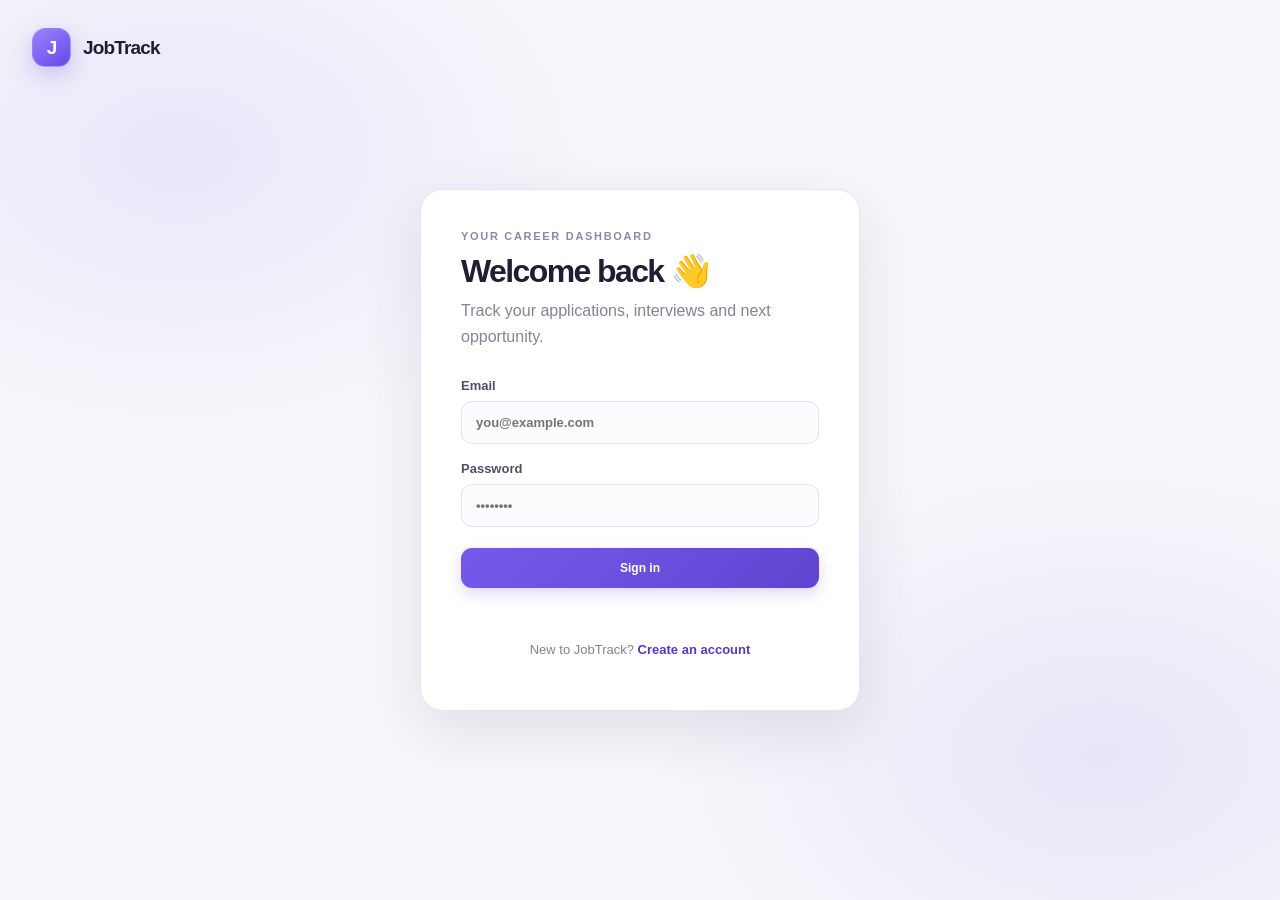
<file: frontend/index.html>
<!DOCTYPE html>
<html lang="en">
<head>
  <meta charset="UTF-8">
  <meta name="viewport" content="width=device-width, initial-scale=1.0">
  <title>JobTrack — Career Dashboard</title>
  <link rel="preconnect" href="https://fonts.googleapis.com">
  <link rel="preconnect" href="https://fonts.gstatic.com" crossorigin>
  <link href="https://fonts.googleapis.com/css2?family=Inter:wght@400;500;600;700;800&display=swap" rel="stylesheet">
  <link rel="stylesheet" href="css/style.css">
  <link rel="stylesheet" href="css/profile.css">
  <link rel="stylesheet" href="css/theme.css">
</head>
<body>
<div class="app-shell">
  <aside class="sidebar" id="sidebar">
    <div class="brand">
      <div class="brand-mark">J</div>
      <span>JobTrack</span>
    </div>
    <nav>
      <button class="nav-item active" data-page="dashboard"><span>⌂</span> Dashboard</button>
      <button class="nav-item" data-page="applications"><span>▣</span> Applications</button>
      <button class="nav-item" data-page="interviews"><span>◷</span> Interviews</button>
      <button class="nav-item" data-page="saved"><span>☆</span> Saved Jobs</button>
      <button class="nav-item" data-page="about"><span>ⓘ</span> About</button>
      <button class="nav-item" data-page="profile"><span>◉</span> My Profile</button>
    </nav>
    <div class="sidebar-tip">
      <div class="tip-icon">✦</div>
      <strong>Stay organized</strong>
      <p>Keep your career journey moving.</p>
    </div>
    <button id="logoutBtn" class="logout-btn">↪ Sign out</button>
  </aside>

  <main class="main">
    <header class="topbar">
      <button class="mobile-menu" id="mobileMenu">☰</button>
      <div>
        <p class="eyebrow">YOUR CAREER DASHBOARD</p>
        <h1 id="pageGreeting">Welcome To JobTrack<span>👋</span></h1>
      </div>
      <div class="user-chip">
        <div class="avatar" id="avatar">A</div>
        <div><strong id="userName">Loading...</strong><small id="userTitle">Candidate</small></div>
      </div>
    </header>

    <section id="page-dashboard" class="page active">
      <div class="hero">
        <div>
          <p class="hero-kicker">KEEP GOING</p>
          <h2>Your next opportunity is closer<br>than you think.</h2>
          <p>Track every application, prepare for every interview, and stay focused on what matters.</p>
        </div>
        <div class="hero-orbit"><div>✦</div></div>
      </div>

      <div class="stats-grid">
        <div class="stat-card"><span class="stat-icon purple">↗</span><div><small>Applications</small><strong id="statApplications">0</strong></div></div>
        <div class="stat-card"><span class="stat-icon blue">◷</span><div><small>Under review</small><strong id="statReview">0</strong></div></div>
        <div class="stat-card"><span class="stat-icon orange">★</span><div><small>Interviews</small><strong id="statInterviews">0</strong></div></div>
        <div class="stat-card"><span class="stat-icon green">✓</span><div><small>Offers</small><strong id="statOffers">0</strong></div></div>
      </div>

      <div class="section-card">
        <div class="section-head"><div><p class="eyebrow">YOUR JOB SEARCH</p><h3>Applications</h3></div><button class="primary-btn small" data-action="add-application">+ Add application</button></div>
        <div id="dashboardApplications" class="table-wrap"></div>
      </div>
    </section>

    <section id="page-applications" class="page">
      <div class="page-title"><div><p class="eyebrow">TRACK EVERYTHING</p><h2>Applications</h2><p>Manage your job search from one clean view.</p></div><button class="primary-btn" data-action="add-application">+ Add application</button></div>
      <div class="section-card"><div id="applicationsTable" class="table-wrap"></div></div>
    </section>

    <section id="page-interviews" class="page">
      <div class="page-title"><div><p class="eyebrow">BE READY</p><h2>Interviews</h2><p>Keep upcoming conversations visible and organized.</p></div><button class="primary-btn" data-action="add-interview">+ Add interview</button></div>
      <div id="interviewsGrid" class="cards-grid"></div>
    </section>

    <section id="page-saved" class="page">
      <div class="page-title"><div><p class="eyebrow">YOUR SHORTLIST</p><h2>Saved Jobs</h2><p>Keep interesting roles close while you decide when to apply.</p></div><button class="primary-btn" data-action="add-saved">+ Save job</button></div>
      <div id="savedGrid" class="cards-grid"></div>
    </section>

    <section id="page-about" class="page">
      <div class="page-title">
        <div>
          <p class="eyebrow">A CLEARER WAY TO STAY ORGANIZED</p>
          <h2>About JobTrack</h2>
          <p>A simple workspace for keeping your job search focused, organized, and moving forward.</p>
        </div>
      </div>

      <div class="about-hero">
        <div class="about-hero-mark" aria-hidden="true">J</div>
        <div>
          <p class="about-kicker">YOUR JOB SEARCH, IN ONE PLACE</p>
          <h3>Make every opportunity easier to manage.</h3>
          <p>JobTrack helps candidates keep their applications, saved roles, interview details, and profile together—so it’s easier to see where things stand and what to do next.</p>
        </div>
      </div>

      <div class="about-feature-grid">
        <article class="about-feature-card">
          <span class="about-feature-icon about-icon-violet" aria-hidden="true">↗</span>
          <h3>Track applications</h3>
          <p>Keep company, role, application date, and progress details together in one easy-to-review list.</p>
        </article>
        <article class="about-feature-card">
          <span class="about-feature-icon about-icon-blue" aria-hidden="true">☆</span>
          <h3>Save interesting roles</h3>
          <p>Keep promising opportunities close while you decide which ones to pursue.</p>
        </article>
        <article class="about-feature-card">
          <span class="about-feature-icon about-icon-green" aria-hidden="true">◷</span>
          <h3>Keep interview notes</h3>
          <p>Record interview details and dates that have been arranged with you.</p>
        </article>
      </div>

      <div class="about-how-card">
        <div class="about-how-heading">
          <p class="eyebrow">HOW IT WORKS</p>
          <h3>Your search, step by step</h3>
        </div>
        <ol class="about-steps">
          <li><span>01</span><div><strong>Find an opportunity</strong><p>Discover a role and apply through the employer or job platform.</p></div></li>
          <li><span>02</span><div><strong>Keep a record</strong><p>Add the application to JobTrack and update its status as you hear back.</p></div></li>
          <li><span>03</span><div><strong>Stay prepared</strong><p>Save roles you may want to pursue and record interview arrangements.</p></div></li>
        </ol>
        <p class="about-note"><span aria-hidden="true">i</span> JobTrack is a personal organizer. It does not submit applications or receive hiring updates from employers automatically.</p>
      </div>
    </section>

    <section id="page-profile" class="page">
      <div class="page-title profile-page-title">
        <div>
          <p class="eyebrow">YOUR CAREER IDENTITY</p>
          <h2>Create your profile</h2>
          <p>Showcase your experience and make your next career move with confidence.</p>
        </div>
      </div>

      <div class="profile-overview">
        <div class="profile-overview-person">
          <div class="profile-avatar-large" id="profileAvatar">A</div>
          <div>
            <span class="profile-kicker">JOBTRACK PROFILE</span>
            <h3 id="profilePreviewName">Your name</h3>
            <p id="profilePreviewTitle">Add a professional headline</p>
          </div>
        </div>
        <div class="profile-strength">
          <div class="profile-strength-label">
            <span>Profile completeness</span>
            <strong id="profileCompletion">0%</strong>
          </div>
          <div class="profile-progress" role="progressbar" aria-label="Profile completeness" aria-valuemin="0" aria-valuemax="100" aria-valuenow="0">
            <span id="profileProgress"></span>
          </div>
          <p id="profileCompletionHint">Add your details to build a stronger profile.</p>
        </div>
      </div>

      <div class="profile-layout">
        <aside class="profile-tips">
          <span class="profile-tips-icon" aria-hidden="true">✦</span>
          <h3>A profile that tells your story</h3>
          <p>A clear headline and a short professional summary help keep your career details ready in one place.</p>
          <div class="profile-tip-divider"></div>
          <p class="profile-tip-note"><strong>Quick tip</strong> Use your headline to describe the role or skills you want employers to notice.</p>
        </aside>

        <div class="section-card profile-card">
          <form id="profileForm" class="profile-form">
            <div class="profile-form-heading">
              <div class="profile-section-number">01</div>
              <div>
                <h3>Personal information</h3>
                <p>Keep your contact and career details up to date.</p>
              </div>
            </div>
            <div class="profile-fields">
              <label class="profile-field">
                <span>Full name <b aria-hidden="true">*</b></span>
                <input id="profileName" name="name" autocomplete="name" placeholder="e.g. Neha Kobaal" required>
              </label>
              <label class="profile-field">
                <span>Professional headline</span>
                <input id="profileTitle" name="title" autocomplete="organization-title" placeholder="e.g. Java Developer">
              </label>
              <label class="profile-field">
                <span>Email address</span>
                <input id="profileEmail" name="email" type="email" autocomplete="email" readonly aria-describedby="profileEmailHelp">
                <small id="profileEmailHelp">Your account email cannot be changed here.</small>
              </label>
              <label class="profile-field">
                <span>Phone number</span>
                <input id="profilePhone" name="phone" type="tel" autocomplete="tel" placeholder="e.g. +91 98765 43210">
              </label>
              <label class="profile-field profile-field-wide">
                <span>Current location</span>
                <input id="profileLocation" name="location" autocomplete="address-level2" placeholder="e.g. Bengaluru, Karnataka">
              </label>
              <div class="profile-field profile-field-wide">
                <span>Resume</span>
                <input id="profileResumeFile" type="file" accept=".pdf,.doc,.docx,application/pdf,application/msword,application/vnd.openxmlformats-officedocument.wordprocessingml.document" hidden>
                <div class="resume-controls">
                  <button id="profileResumeButton" class="secondary-btn" type="button">Add resume</button>
                  <span id="profileResumeName" class="resume-file-name">No resume attached</span>
                  <button id="profileResumeDownload" class="secondary-btn" type="button" hidden>Download</button>
                  <button id="profileResumeRemove" class="icon-btn" type="button" hidden>Remove</button>
                </div>
                <small>Attach a PDF, DOC, or DOCX file (up to 5 MB).</small>
              </div>
              <label class="profile-field profile-field-wide">
                <span>Professional summary</span>
                <textarea id="profileBio" name="bio" rows="5" maxlength="500" placeholder="Introduce your experience, strengths, and the kind of opportunity you are looking for."></textarea>
                <small class="profile-character-count"><span id="profileBioCount">0</span>/500 characters</small>
              </label>
            </div>
            <div class="profile-form-footer">
              <p id="profileMessage" class="message" role="status" aria-live="polite"></p>
              <button class="profile-save-button" id="profileSaveButton" type="submit">Save profile <span aria-hidden="true">→</span></button>
            </div>
          </form>
        </div>
      </div>
    </section>
  </main>
</div>

<div id="modal" class="modal hidden">
  <div class="modal-backdrop" data-close-modal></div>
  <div class="modal-card">
    <button class="modal-close" data-close-modal>×</button>
    <div id="modalContent"></div>
  </div>
</div>
<div id="toast" class="toast"></div>

<script src="js/config.js"></script>
<script src="js/app.js"></script>
</body>
</html>
</file>
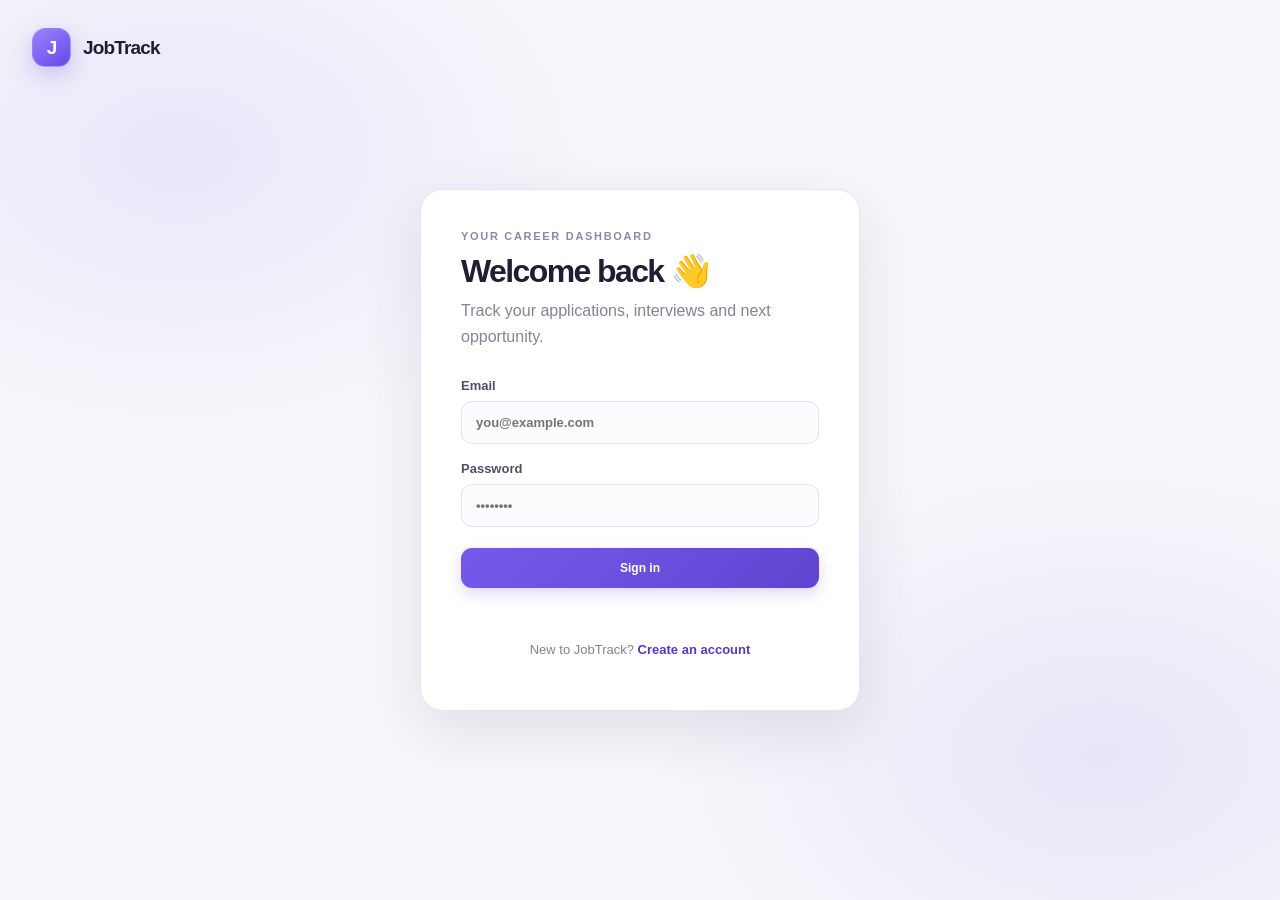
<file: frontend/login.html>
<!DOCTYPE html>
<html lang="en">
<head>
  <meta charset="UTF-8">
  <meta name="viewport" content="width=device-width, initial-scale=1.0">
  <title>JobTrack — Sign in</title>
  <link rel="stylesheet" href="css/auth.css">
  <link rel="stylesheet" href="css/theme.css">
</head>
<body>
  <main class="auth-shell">
    <section class="auth-brand">
      <div class="brand-mark">J</div>
      <span>JobTrack</span>
    </section>
    <section class="auth-card">
      <p class="eyebrow">YOUR CAREER DASHBOARD</p>
      <h1>Welcome back 👋</h1>
      <p class="muted">Track your applications, interviews and next opportunity.</p>
      <form id="loginForm">
        <label>Email<input id="email" type="email" required placeholder="you@example.com"></label>
        <label>Password<input id="password" type="password" required placeholder="••••••••"></label>
        <button class="primary-btn" type="submit">Sign in</button>
        <p id="message" class="message"></p>
      </form>
      <p class="switch">New to JobTrack? <a href="register.html">Create an account</a></p>
    </section>
  </main>
  <script src="js/config.js"></script>
  <script src="js/auth.js"></script>
</body>
</html>
</file>
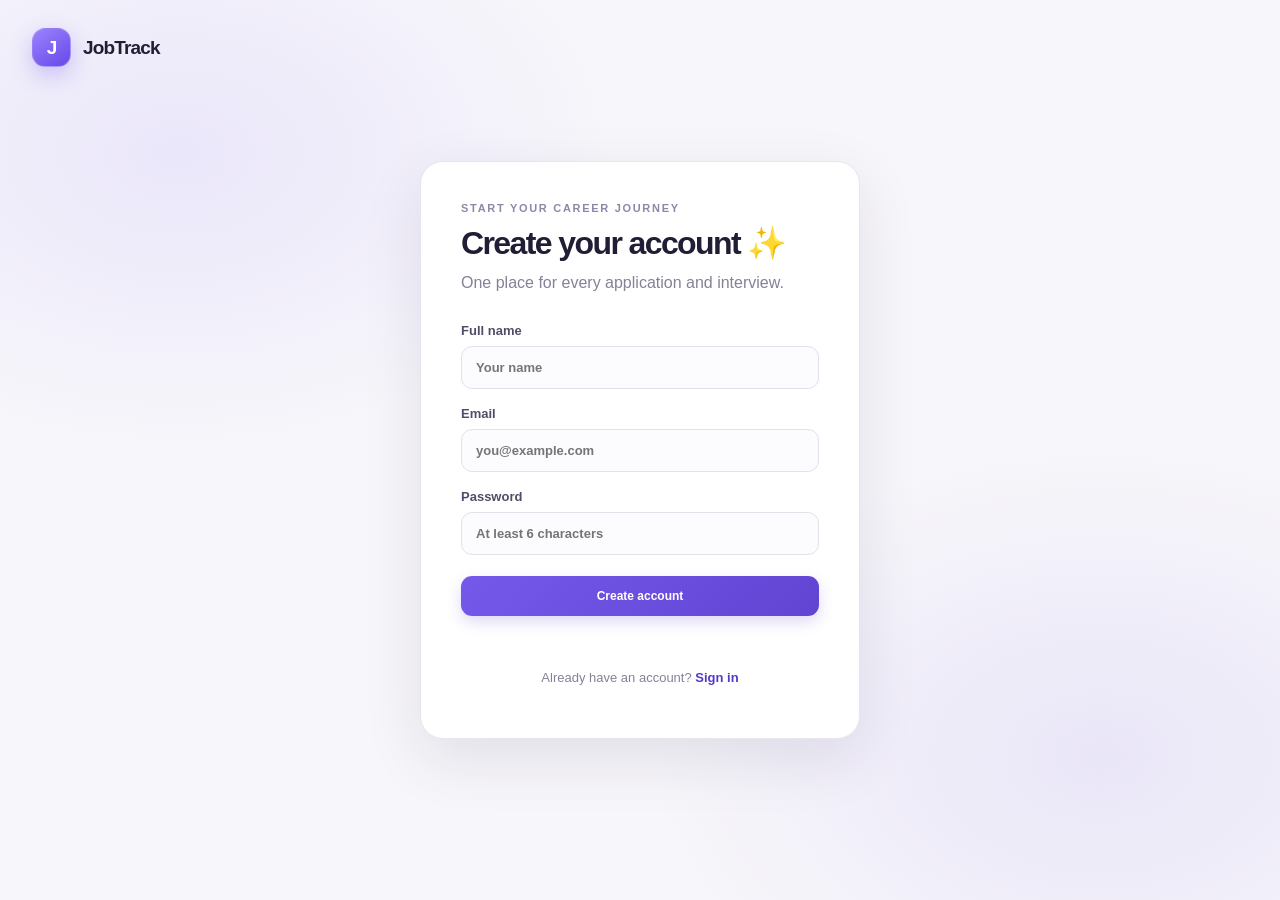
<file: frontend/register.html>
<!DOCTYPE html>
<html lang="en">
<head>
  <meta charset="UTF-8">
  <meta name="viewport" content="width=device-width, initial-scale=1.0">
  <title>JobTrack — Create account</title>
  <link rel="stylesheet" href="css/auth.css">
  <link rel="stylesheet" href="css/theme.css">
</head>
<body>
  <main class="auth-shell">
    <section class="auth-brand">
      <div class="brand-mark">J</div>
      <span>JobTrack</span>
    </section>
    <section class="auth-card">
      <p class="eyebrow">START YOUR CAREER JOURNEY</p>
      <h1>Create your account ✨</h1>
      <p class="muted">One place for every application and interview.</p>
      <form id="registerForm">
        <label>Full name<input id="name" required placeholder="Your name"></label>
        <label>Email<input id="email" type="email" required placeholder="you@example.com"></label>
        <label>Password<input id="password" type="password" minlength="6" required placeholder="At least 6 characters"></label>
        <button class="primary-btn" type="submit">Create account</button>
        <p id="message" class="message"></p>
      </form>
      <p class="switch">Already have an account? <a href="login.html">Sign in</a></p>
    </section>
  </main>
  <script src="js/config.js"></script>
  <script src="js/auth.js"></script>
</body>
</html>
</file>
<file: frontend/css/style.css>
*{box-sizing:border-box}html{scroll-behavior:smooth}body{margin:0;font-family:Inter,Arial,sans-serif;background:#f7f8fc;color:#14142b}.app-shell{display:flex;min-height:100vh}.sidebar{width:242px;background:#fff;border-right:1px solid #ececf3;padding:28px 16px;display:flex;flex-direction:column;position:fixed;left:0;top:0;bottom:0;z-index:20}.brand{display:flex;align-items:center;gap:12px;font-size:20px;font-weight:800;padding:0 12px 34px}.brand-mark{width:40px;height:40px;border-radius:13px;background:linear-gradient(135deg,#6445e8,#7b5cff);color:white;display:grid;place-items:center;box-shadow:0 10px 24px rgba(100,69,232,.3)}nav{display:grid;gap:7px}.nav-item{border:0;background:transparent;text-align:left;padding:13px 15px;border-radius:14px;color:#77738f;font:600 14px Inter;cursor:pointer}.nav-item span{display:inline-block;width:26px}.nav-item.active{background:#eee9ff;color:#5e43df}.sidebar-tip{margin-top:auto;background:#f4f0ff;border-radius:18px;padding:20px 18px;color:#28223e}.tip-icon{color:#6b4de8;margin-bottom:10px}.sidebar-tip strong{font-size:13px}.sidebar-tip p{font-size:11px;color:#918ca6;margin:6px 0 0;line-height:1.5}.logout-btn{border:0;background:#fafafd;margin-top:15px;padding:13px;border-radius:14px;color:#6e697f;font:600 13px Inter;cursor:pointer}.main{margin-left:242px;flex:1;padding:34px 68px 60px}.topbar{display:flex;align-items:center;justify-content:space-between;margin-bottom:32px}.topbar h1{font-size:31px;margin:0;font-weight:800;letter-spacing:-1.2px}.eyebrow{font-size:10px;letter-spacing:1.7px;font-weight:700;color:#9a96ad;margin:0 0 8px}.user-chip{display:flex;align-items:center;gap:12px}.user-chip strong{display:block;font-size:13px}.user-chip small{display:block;color:#9a96ad;margin-top:3px;font-size:11px}.avatar{width:43px;height:43px;border-radius:50%;background:linear-gradient(135deg,#7053e9,#765cff);color:#fff;display:grid;place-items:center;font-weight:700}.hero{min-height:260px;border-radius:26px;padding:48px 40px;background:linear-gradient(115deg,#4d35a9,#7454ff);color:#fff;display:flex;justify-content:space-between;align-items:center;overflow:hidden;position:relative;box-shadow:0 20px 50px rgba(78,54,174,.18)}.hero:after{content:"";position:absolute;inset:auto -70px -140px auto;width:400px;height:400px;border-radius:50%;background:rgba(255,255,255,.06)}.hero-kicker{font-size:11px;letter-spacing:1.7px;font-weight:800;opacity:.7}.hero h2{font-size:39px;line-height:1.08;letter-spacing:-1.7px;margin:12px 0 14px}.hero p:last-child{font-size:14px;opacity:.82}.hero-orbit{width:220px;height:220px;border-radius:50%;border:1px solid rgba(255,255,255,.22);display:grid;place-items:center;position:relative;margin-right:40px}.hero-orbit:before,.hero-orbit:after{content:"";position:absolute;border:1px solid rgba(255,255,255,.2);border-radius:50%}.hero-orbit:before{inset:30px}.hero-orbit:after{inset:60px}.hero-orbit div{width:58px;height:58px;border-radius:18px;background:rgba(255,255,255,.12);display:grid;place-items:center;font-size:24px}.stats-grid{display:grid;grid-template-columns:repeat(4,1fr);gap:15px;margin:20px 0}.stat-card{background:#fff;border:1px solid #e9e8f0;border-radius:20px;padding:20px;display:flex;align-items:center;gap:15px;box-shadow:0 8px 25px rgba(40,32,75,.03)}.stat-card small{display:block;color:#8d899f;font-size:11px;margin-bottom:7px}.stat-card strong{font-size:24px}.stat-icon{width:43px;height:43px;border-radius:14px;display:grid;place-items:center;font-weight:700}.purple{background:#eee8ff;color:#6848e8}.blue{background:#eaf1ff;color:#4c85ff}.orange{background:#fff0df;color:#ed9440}.green{background:#e4f6ef;color:#27a873}.section-card{background:#fff;border:1px solid #e9e8f0;border-radius:23px;padding:26px;box-shadow:0 8px 25px rgba(40,32,75,.03)}.section-head,.page-title{display:flex;align-items:center;justify-content:space-between;margin-bottom:22px}.section-head h3,.page-title h2{font-size:22px;margin:0}.page-title{margin-bottom:25px}.page-title p:last-child{color:#8a869a;font-size:13px;margin:7px 0 0}.small{padding:11px 15px;font-size:12px}.table-wrap{overflow:auto}.data-table{width:100%;border-collapse:collapse;min-width:650px}.data-table th{text-align:left;font-size:10px;letter-spacing:1px;text-transform:uppercase;color:#9a96aa;padding:12px;border-bottom:1px solid #eeeef3}.data-table td{padding:15px 12px;border-bottom:1px solid #f0eff4;font-size:13px}.data-table tr:last-child td{border-bottom:0}.company{font-weight:700}.subtext{font-size:11px;color:#9b97a7;margin-top:4px}.pill{display:inline-flex;padding:6px 9px;border-radius:99px;font-size:10px;font-weight:700}.pill.applied{background:#eeeaff;color:#6548df}.pill.review{background:#fff3df;color:#b87820}.pill.interview{background:#e7f1ff;color:#3d78d8}.pill.offer{background:#e2f7ec;color:#24895e}.pill.rejected{background:#fbe7e7;color:#b54b4b}.actions{display:flex;gap:7px}.icon-btn{border:1px solid #eceaf1;background:#fff;border-radius:9px;padding:7px 9px;cursor:pointer;color:#6c687b}.cards-grid{display:grid;grid-template-columns:repeat(2,minmax(0,1fr));gap:18px}.mini-card{background:#fff;border:1px solid #e9e8f0;border-radius:20px;padding:22px}.mini-card h3{margin:0 0 5px;font-size:16px}.mini-card .meta{color:#8c8899;font-size:12px}.mini-card .date{margin:17px 0;padding:12px;border-radius:12px;background:#f8f7fc;font-size:12px}.profile-card{max-width:900px}.profile-form{max-width:820px}.form-grid{display:grid;grid-template-columns:1fr 1fr;gap:16px 18px}.form-grid label{display:flex;flex-direction:column;gap:9px;margin:0;color:#3f3d52;font-size:12px;font-weight:600}.form-grid label:last-child{grid-column:1/-1}.form-grid input,.form-grid select,.form-grid textarea{width:100%;border:1px solid #dfe4f0;border-radius:12px;background:#fbfbfe;padding:12px 14px;color:#1d1e2c;font:500 14px Inter,Arial,sans-serif;outline:none;transition:border-color .18s ease,box-shadow .18s ease}.form-grid input::placeholder,.form-grid textarea::placeholder{color:#a0a8bc}.form-grid input:focus,.form-grid select:focus,.form-grid textarea:focus{border-color:#7059e8;box-shadow:0 0 0 4px rgba(112,89,232,.12)}.form-grid textarea{min-height:96px;resize:vertical}.empty{text-align:center;padding:45px 20px;color:#9692a4}.empty strong{display:block;color:#403b52;margin-bottom:6px}.primary-btn,.secondary-btn{font:700 13px Inter,Arial,sans-serif;cursor:pointer;border-radius:12px;transition:transform .18s ease,box-shadow .18s ease,opacity .18s ease}.primary-btn{border:0;background:linear-gradient(135deg,#6445e8,#7a5cff);color:#fff;padding:12px 18px;box-shadow:0 12px 26px rgba(100,69,232,.18)}.primary-btn:hover{transform:translateY(-1px);box-shadow:0 14px 28px rgba(100,69,232,.24)}.secondary-btn{border:1px solid #e5e3ee;background:#fff;color:#3b3b52;padding:11px 16px}.secondary-btn:hover{transform:translateY(-1px)}.modal.hidden{display:none}.modal{position:fixed;inset:0;z-index:100;display:grid;place-items:center}.modal-backdrop{position:absolute;inset:0;background:rgba(18,14,35,.42);backdrop-filter:blur(4px)}.modal-card{position:relative;z-index:1;width:min(620px,calc(100% - 30px));background:#fff;border:1px solid rgba(235,235,242,.9);border-radius:26px;padding:26px 28px 24px;box-shadow:0 28px 90px rgba(19,14,35,.22)}.modal-card .eyebrow{margin:0 0 8px;color:#8a84a4;font-size:11px;font-weight:800;letter-spacing:1.8px}.modal-card h2{margin:0 0 8px;font-size:clamp(2rem,3vw,2.65rem);line-height:1.05;letter-spacing:-.06em;color:#1b1d2b}.modal-card .muted{margin:0 0 22px;color:#7b7890;font-size:15px;line-height:1.6}.modal-card .form-grid{margin-top:8px;gap:18px 18px}.modal-card .form-grid label{display:flex;flex-direction:column;gap:8px;color:#3c3a4d;font-size:13px;font-weight:600}.modal-card .form-grid input,.modal-card .form-grid select,.modal-card .form-grid textarea{height:44px;border:1px solid #cfcfe1;border-radius:10px;padding:10px 12px;background:#fff;color:#1d1e2c;font:500 14px Inter,Arial,sans-serif;box-shadow:none}.modal-card .form-grid textarea{min-height:96px;height:auto;padding-top:12px}.modal-card .form-grid select{appearance:none;background-image:linear-gradient(45deg,transparent 50%,#68667f 50%),linear-gradient(135deg,#68667f 50%,transparent 50%);background-position:calc(100% - 18px) calc(50% - 2px),calc(100% - 12px) calc(50% - 2px);background-size:6px 6px,6px 6px;background-repeat:no-repeat}.modal-card .form-grid input[type="date"]{padding-right:36px}.modal-card .modal-close{position:absolute;right:18px;top:15px;width:38px;height:38px;border:0;border-radius:12px;background:#f6f5fa;color:#615d74;font-size:28px;line-height:1;cursor:pointer}.modal-card .modal-actions{display:flex;justify-content:flex-end;gap:10px;margin-top:18px}.modal-card .modal-actions .primary-btn,.modal-card .modal-actions .secondary-btn{min-width:140px}.toast{position:fixed;right:25px;bottom:25px;background:#211d31;color:#fff;padding:13px 17px;border-radius:12px;font-size:12px;opacity:0;transform:translateY(15px);transition:.25s;z-index:200}.toast.show{opacity:1;transform:translateY(0)}.mobile-menu{display:none;border:0;background:#fff;border-radius:10px;padding:9px;font-size:20px}.page{display:none}.page.active{display:block}@media(max-width:1000px){.sidebar{width:215px}.main{margin-left:215px;padding:28px}.stats-grid{grid-template-columns:repeat(2,1fr)}.hero-orbit{margin-right:0}}@media(max-width:760px){.sidebar{transform:translateX(-100%);transition:.25s}.sidebar.open{transform:translateX(0)}.main{margin-left:0;padding:22px 16px}.mobile-menu{display:block}.topbar{gap:12px}.topbar>div:first-of-type{flex:1}.topbar h1{font-size:24px}.user-chip div:last-child{display:none}.hero{padding:32px 25px;min-height:240px}.hero h2{font-size:29px}.hero-orbit{display:none}.stats-grid{grid-template-columns:1fr 1fr}.cards-grid,.form-grid{grid-template-columns:1fr}.form-grid label:last-child{grid-column:auto}.section-head,.page-title{align-items:flex-start;gap:15px}.page-title{flex-direction:column}.modal-card{padding:22px 18px 18px}.modal-card .modal-actions{flex-direction:column-reverse}.modal-card .modal-actions .primary-btn,.modal-card .modal-actions .secondary-btn{width:100%;min-width:0}}
</file>
<file: frontend/css/profile.css>
.profile-page-title {
  margin-bottom: 22px;
}

.profile-overview {
  display: flex;
  align-items: center;
  justify-content: space-between;
  gap: 32px;
  margin-bottom: 20px;
  padding: 24px 28px;
  border: 1px solid #e6eaf5;
  border-radius: 22px;
  background: linear-gradient(115deg, #fff 0%, #f4f7ff 100%);
  box-shadow: 0 10px 30px rgba(40, 54, 100, .045);
}

.profile-overview-person {
  display: flex;
  align-items: center;
  gap: 16px;
  min-width: 0;
}

.profile-avatar-large {
  display: grid;
  flex: 0 0 62px;
  width: 62px;
  height: 62px;
  place-items: center;
  border: 4px solid #fff;
  border-radius: 50%;
  background: linear-gradient(135deg, #6347df, #8b7aff);
  box-shadow: 0 5px 16px rgba(100, 69, 232, .2);
  color: #fff;
  font-size: 23px;
  font-weight: 800;
}

.profile-kicker {
  color: #858ba2;
  font-size: 9px;
  font-weight: 800;
  letter-spacing: 1.5px;
}

.profile-overview-person h3 {
  overflow: hidden;
  margin: 5px 0 3px;
  color: #20243a;
  font-size: 17px;
  text-overflow: ellipsis;
  white-space: nowrap;
}

.profile-overview-person p {
  overflow: hidden;
  margin: 0;
  color: #777f96;
  font-size: 12px;
  text-overflow: ellipsis;
  white-space: nowrap;
}

.profile-strength {
  width: min(320px, 44%);
  flex: 0 1 320px;
}

.profile-strength-label {
  display: flex;
  align-items: center;
  justify-content: space-between;
  margin-bottom: 9px;
  color: #555d74;
  font-size: 11px;
  font-weight: 600;
}

.profile-strength-label strong {
  color: #5e43df;
  font-size: 13px;
}

.profile-progress {
  height: 8px;
  overflow: hidden;
  border-radius: 99px;
  background: #e9eaf3;
}

.profile-progress span {
  display: block;
  width: 0;
  height: 100%;
  border-radius: inherit;
  background: linear-gradient(90deg, #6145dd, #8874ff);
  transition: width .25s ease;
}

.profile-strength > p {
  margin: 8px 0 0;
  color: #858ba0;
  font-size: 10px;
  line-height: 1.5;
}

.profile-layout {
  display: grid;
  grid-template-columns: minmax(210px, .72fr) minmax(0, 1.9fr);
  align-items: start;
  gap: 20px;
}

.profile-tips {
  padding: 23px 21px;
  border: 1px solid #e7e8f2;
  border-radius: 21px;
  background: #fff;
  box-shadow: 0 8px 25px rgba(40, 32, 75, .03);
}

.profile-tips-icon {
  display: grid;
  width: 35px;
  height: 35px;
  margin-bottom: 17px;
  place-items: center;
  border-radius: 12px;
  background: #f0edff;
  color: #6848e8;
  font-size: 17px;
}

.profile-tips h3 {
  margin: 0 0 9px;
  color: #25263a;
  font-size: 14px;
  line-height: 1.45;
}

.profile-tips p {
  margin: 0;
  color: #7e8295;
  font-size: 11px;
  line-height: 1.7;
}

.profile-tip-divider {
  height: 1px;
  margin: 18px 0;
  background: #eeedf4;
}

.profile-tips .profile-tip-note {
  color: #777b8e;
}

.profile-tip-note strong {
  display: block;
  margin-bottom: 4px;
  color: #5e43df;
}

.profile-card {
  max-width: none;
  min-width: 0;
  padding: 27px;
}

.profile-form-heading {
  display: flex;
  align-items: center;
  gap: 13px;
  margin-bottom: 24px;
}

.profile-section-number {
  display: grid;
  flex: 0 0 39px;
  width: 39px;
  height: 39px;
  place-items: center;
  border-radius: 13px;
  background: #f0edff;
  color: #6548df;
  font-size: 11px;
  font-weight: 800;
}

.profile-form-heading h3 {
  margin: 0 0 4px;
  color: #25263a;
  font-size: 16px;
}

.profile-form-heading p {
  margin: 0;
  color: #888b9c;
  font-size: 11px;
}

.profile-fields {
  display: grid;
  grid-template-columns: repeat(2, minmax(0, 1fr));
  gap: 17px 16px;
}

.profile-field {
  display: flex;
  min-width: 0;
  flex-direction: column;
  gap: 7px;
  color: #45495d;
  font-size: 11px;
  font-weight: 700;
}

.profile-field > span b {
  color: #d35454;
}

.profile-field input,
.profile-field textarea {
  width: 100%;
  min-width: 0;
  border: 1px solid #e1e4ed;
  border-radius: 11px;
  outline: none;
  background: #fff;
  color: #292d40;
  font: 500 12px Inter, Arial, sans-serif;
  transition: border-color .18s ease, box-shadow .18s ease;
}

.profile-field input {
  height: 43px;
  padding: 0 13px;
}

.profile-field textarea {
  min-height: 112px;
  padding: 12px 13px;
  line-height: 1.6;
  resize: vertical;
}

.profile-field input::placeholder,
.profile-field textarea::placeholder {
  color: #a4a8b7;
  font-weight: 400;
}

.profile-field input:focus,
.profile-field textarea:focus {
  border-color: #806be9;
  box-shadow: 0 0 0 3px rgba(104, 72, 232, .11);
}

.profile-field input[readonly] {
  background: #f7f8fb;
  color: #777d90;
  cursor: not-allowed;
}

.profile-field small {
  color: #9296a6;
  font-size: 9px;
  font-weight: 400;
  line-height: 1.45;
}

.profile-field-wide {
  grid-column: 1 / -1;
}

.resume-controls {
  display: flex;
  flex-wrap: wrap;
  align-items: center;
  gap: 9px;
}

.resume-controls .secondary-btn {
  padding: 10px 13px;
  color: #5e43df;
  font: 700 11px Inter, Arial, sans-serif;
}

.resume-file-name {
  min-width: 0;
  overflow-wrap: anywhere;
  color: #777d90;
  font-size: 11px;
  font-weight: 500;
}

.profile-character-count {
  align-self: flex-end;
}

.profile-form-footer {
  display: flex;
  align-items: center;
  justify-content: space-between;
  gap: 14px;
  margin-top: 22px;
  padding-top: 18px;
  border-top: 1px solid #f0eff4;
}

.profile-form-footer .message {
  margin: 0;
  color: #388b68;
  font-size: 11px;
}

.profile-save-button {
  display: inline-flex;
  min-height: 42px;
  align-items: center;
  justify-content: center;
  gap: 12px;
  border: 0;
  border-radius: 11px;
  padding: 0 17px;
  background: linear-gradient(135deg, #6247dc, #7659ef);
  box-shadow: 0 7px 15px rgba(100, 69, 232, .18);
  color: #fff;
  font: 700 11px Inter, Arial, sans-serif;
  cursor: pointer;
  transition: transform .18s ease, box-shadow .18s ease, opacity .18s ease;
}

.profile-save-button:hover {
  transform: translateY(-1px);
  box-shadow: 0 10px 19px rgba(100, 69, 232, .24);
}

.profile-save-button:focus-visible {
  outline: 3px solid rgba(104, 72, 232, .25);
  outline-offset: 3px;
}

.profile-save-button:disabled {
  opacity: .65;
  cursor: wait;
  transform: none;
}

@media (max-width: 1050px) {
  .profile-layout {
    grid-template-columns: minmax(180px, .65fr) minmax(0, 1.7fr);
  }
}

@media (max-width: 760px) {
  .profile-overview {
    align-items: stretch;
    flex-direction: column;
    gap: 20px;
    padding: 20px;
  }

  .profile-strength {
    width: 100%;
    flex-basis: auto;
  }

  .profile-layout {
    grid-template-columns: 1fr;
  }

  .profile-tips {
    display: none;
  }

  .profile-card {
    padding: 21px 17px;
  }

  .profile-fields {
    grid-template-columns: 1fr;
  }

  .profile-field-wide {
    grid-column: auto;
  }
}

@media (max-width: 420px) {
  .profile-form-footer {
    align-items: stretch;
    flex-direction: column-reverse;
  }

  .profile-save-button {
    width: 100%;
  }
}
</file>
<file: frontend/css/theme.css>
:root {
  color-scheme: light;
  --ink: #211d35;
  --ink-soft: #514d66;
  --muted: #858197;
  --line: #e8e5ef;
  --surface: #fff;
  --canvas: #f7f6fa;
  --accent: #7155e8;
  --accent-deep: #5539c6;
  --accent-soft: #f0edff;
  --shadow-card: 0 8px 26px rgba(39, 31, 72, .045);
  --shadow-raised: 0 18px 48px rgba(39, 31, 72, .12);
}

body {
  background: var(--canvas);
  color: var(--ink);
  font-family: Inter, -apple-system, BlinkMacSystemFont, "Segoe UI", sans-serif;
  -webkit-font-smoothing: antialiased;
}

button,
input,
select,
textarea {
  font-family: inherit;
}

button:focus-visible,
a:focus-visible,
input:focus-visible,
select:focus-visible,
textarea:focus-visible {
  outline: 3px solid rgba(113, 85, 232, .28);
  outline-offset: 3px;
}

.app-shell {
  min-height: 100vh;
  background:
    radial-gradient(ellipse at 82% 0%, rgba(233, 228, 255, .3), transparent 32rem),
    var(--canvas);
}

.sidebar {
  width: 256px;
  padding: 30px 17px 22px;
  border: 0;
  background: #211d35;
  color: #fff;
  box-shadow: 8px 0 28px rgba(28, 23, 47, .08);
}

.brand {
  gap: 12px;
  padding: 0 12px 38px;
  color: #fff;
  font-size: 19px;
  letter-spacing: -.045em;
}

.brand-mark {
  width: 39px;
  height: 39px;
  border: 1px solid rgba(255, 255, 255, .24);
  border-radius: 13px;
  background: linear-gradient(145deg, #9a83ff, #6748e7);
  box-shadow: 0 8px 22px rgba(113, 85, 232, .3);
}

.sidebar nav {
  gap: 6px;
}

.nav-item {
  min-height: 46px;
  padding: 0 14px;
  border: 1px solid transparent;
  border-radius: 12px;
  color: #b9b5c9;
  font: 500 13px Inter, sans-serif;
  transition: background .18s ease, color .18s ease, border-color .18s ease;
}

.nav-item:hover {
  background: rgba(255, 255, 255, .07);
  color: #fff;
}

.nav-item span {
  width: 28px;
  color: #aaa3c0;
  font-size: 16px;
}

.nav-item.active {
  border-color: rgba(255, 255, 255, .08);
  background: linear-gradient(100deg, rgba(126, 99, 239, .28), rgba(126, 99, 239, .13));
  color: #fff;
}

.nav-item.active span {
  color: #b6a7ff;
}

.sidebar-tip {
  margin: auto 4px 0;
  border: 1px solid rgba(255, 255, 255, .09);
  background: rgba(255, 255, 255, .055);
  color: #f3f0ff;
}

.tip-icon {
  color: #b9aaff;
}

.sidebar-tip p {
  color: #b0aabe;
}

.logout-btn {
  border: 1px solid rgba(255, 255, 255, .09);
  background: transparent;
  color: #c3bfd0;
  transition: background .18s ease, color .18s ease;
}

.logout-btn:hover {
  background: rgba(255, 255, 255, .07);
  color: #fff;
}

.main {
  max-width: 1680px;
  margin-left: 256px;
  padding: 36px clamp(26px, 5vw, 76px) 64px;
}

.topbar {
  min-height: 56px;
  margin-bottom: 30px;
}

.topbar .eyebrow,
.page-title .eyebrow,
.section-head .eyebrow {
  color: #8d879f;
  font-size: 10px;
  letter-spacing: .16em;
}

.topbar h1 {
  color: var(--ink);
  font-size: clamp(25px, 2.3vw, 31px);
  font-weight: 700;
  letter-spacing: -.055em;
}

.user-chip {
  gap: 11px;
  padding: 5px 12px 5px 5px;
  border: 1px solid rgba(232, 229, 239, .85);
  border-radius: 15px;
  background: rgba(255, 255, 255, .78);
}

.user-chip strong {
  color: var(--ink);
  font-size: 12px;
}

.user-chip small {
  color: var(--muted);
  font-size: 10px;
}

.avatar {
  width: 38px;
  height: 38px;
  background: linear-gradient(145deg, #9a83ff, #6748e7);
  box-shadow: 0 4px 12px rgba(113, 85, 232, .2);
}

.hero {
  min-height: 252px;
  border: 1px solid rgba(255, 255, 255, .15);
  border-radius: 25px;
  padding: clamp(28px, 4vw, 44px);
  background:
    radial-gradient(circle at 82% 10%, rgba(255, 255, 255, .14), transparent 18rem),
    linear-gradient(115deg, #39296e 0%, #6046bd 56%, #765be3 100%);
  box-shadow: 0 18px 38px rgba(66, 48, 133, .16);
}

.hero > div:first-child {
  position: relative;
  z-index: 1;
  max-width: 650px;
}

.hero-kicker {
  color: #d5ccff;
  font-size: 10px;
  letter-spacing: .2em;
}

.hero h2 {
  max-width: 620px;
  margin: 13px 0 13px;
  font-size: clamp(30px, 3.4vw, 42px);
  font-weight: 650;
  letter-spacing: -.06em;
}

.hero p:last-child {
  max-width: 550px;
  margin: 0;
  color: rgba(255, 255, 255, .78);
  font-size: 13px;
  line-height: 1.75;
}

.hero-orbit {
  flex: 0 0 190px;
  width: 190px;
  height: 190px;
  margin-right: 12px;
  border-color: rgba(255, 255, 255, .19);
}

.hero-orbit:before,
.hero-orbit:after {
  border-color: rgba(255, 255, 255, .16);
}

.hero-orbit div {
  border: 1px solid rgba(255, 255, 255, .2);
  background: rgba(255, 255, 255, .12);
  box-shadow: 0 8px 25px rgba(20, 13, 50, .12);
}

.stats-grid {
  gap: 14px;
  margin: 18px 0 22px;
}

.stat-card {
  min-height: 104px;
  gap: 13px;
  border: 1px solid var(--line);
  border-radius: 17px;
  padding: 17px;
  background: rgba(255, 255, 255, .92);
  box-shadow: var(--shadow-card);
  transition: transform .18s ease, box-shadow .18s ease;
}

.stat-card:hover {
  transform: translateY(-2px);
  box-shadow: 0 13px 30px rgba(39, 31, 72, .08);
}

.stat-card small {
  margin-bottom: 6px;
  color: var(--muted);
  font-size: 10px;
  font-weight: 600;
}

.stat-card strong {
  color: var(--ink);
  font-size: 25px;
  letter-spacing: -.04em;
}

.stat-icon {
  flex: 0 0 41px;
  width: 41px;
  height: 41px;
  border-radius: 13px;
}

.stat-icon.purple {
  background: #f0edff;
  color: #7053df;
}

.stat-icon.blue {
  background: #eaf2ff;
  color: #4c79ce;
}

.stat-icon.orange {
  background: #fff3e8;
  color: #ce8540;
}

.stat-icon.green {
  background: #e9f6ef;
  color: #398667;
}

.section-card,
.mini-card,
.profile-tips {
  border: 1px solid var(--line);
  border-radius: 19px;
  background: var(--surface);
  box-shadow: var(--shadow-card);
}

.section-card {
  padding: 24px;
}

.section-head,
.page-title {
  gap: 18px;
}

.section-head {
  margin-bottom: 16px;
}

.section-head h3,
.page-title h2 {
  color: var(--ink);
  font-size: 21px;
  font-weight: 650;
  letter-spacing: -.04em;
}

.page-title {
  margin-bottom: 23px;
}

.page-title p:last-child {
  margin-top: 8px;
  color: var(--muted);
  font-size: 12px;
  line-height: 1.6;
}

.primary-btn,
.secondary-btn,
.icon-btn {
  border-radius: 11px;
  font-family: inherit;
  transition: transform .18s ease, box-shadow .18s ease, background .18s ease, border-color .18s ease;
}

.primary-btn {
  background: linear-gradient(135deg, #7459eb, #6244d2);
  box-shadow: 0 6px 15px rgba(94, 67, 205, .2);
  font-size: 12px;
}

.primary-btn:hover {
  transform: translateY(-1px);
  background: linear-gradient(135deg, #8067f0, #684bd9);
  box-shadow: 0 9px 20px rgba(94, 67, 205, .25);
}

.primary-btn:disabled {
  opacity: .65;
  cursor: wait;
  transform: none;
}

.secondary-btn {
  border: 1px solid #e5e1ef;
  background: #fff;
  color: #5a5470;
}

.secondary-btn:hover,
.icon-btn:hover {
  border-color: #d3c9fa;
  background: #f7f5ff;
  color: var(--accent-deep);
}

.icon-btn {
  border: 1px solid #ebe8f1;
  background: #fff;
  font-size: 11px;
  transition: border-color .18s ease, background .18s ease, color .18s ease;
}

.table-wrap {
  border-radius: 12px;
}

.data-table {
  min-width: 690px;
}

.data-table th {
  padding: 12px 14px;
  border-bottom-color: #eeecf3;
  color: #928da3;
  font-size: 9px;
  letter-spacing: .12em;
}

.data-table td {
  padding: 15px 14px;
  border-bottom-color: #f0eef4;
  color: #5c586e;
  font-size: 12px;
}

.data-table tbody tr {
  transition: background .16s ease;
}

.data-table tbody tr:hover {
  background: #fbfaff;
}

.company {
  color: var(--ink);
  font-size: 12px;
}

.subtext {
  color: #928da1;
  font-size: 10px;
}

.pill {
  padding: 6px 9px;
  font-size: 9px;
  letter-spacing: .01em;
}

.pill.applied {
  background: #f0edff;
  color: #6048c9;
}

.pill.review {
  background: #fff4e5;
  color: #a96a20;
}

.pill.interview {
  background: #eaf2ff;
  color: #3e6eaf;
}

.pill.offer {
  background: #e9f6ef;
  color: #327b5d;
}

.pill.rejected {
  background: #fbeeee;
  color: #a64d58;
}

.empty {
  padding: 52px 20px;
  color: #89849b;
  font-size: 12px;
  line-height: 1.7;
}

.empty strong {
  color: var(--ink);
  font-size: 14px;
}

.cards-grid {
  gap: 16px;
}

.mini-card {
  padding: 22px;
  transition: transform .18s ease, box-shadow .18s ease, border-color .18s ease;
}

.mini-card:hover {
  transform: translateY(-2px);
  border-color: #ddd6f4;
  box-shadow: 0 14px 32px rgba(39, 31, 72, .08);
}

.mini-card h3 {
  color: var(--ink);
  font-size: 15px;
  letter-spacing: -.02em;
}

.mini-card .meta {
  color: var(--muted);
  font-size: 11px;
  line-height: 1.6;
}

.mini-card .date {
  border: 1px solid #f0edf6;
  background: #faf9fc;
  color: #666176;
  font-size: 11px;
}

.profile-overview {
  border-color: var(--line);
  border-radius: 19px;
  background: linear-gradient(110deg, #fff, #f6f4ff);
  box-shadow: var(--shadow-card);
}

.profile-avatar-large {
  background: linear-gradient(145deg, #9a83ff, #6748e7);
}

.profile-tips {
  border-radius: 19px;
}

.profile-card {
  border-radius: 19px;
}

.profile-save-button {
  border-radius: 11px;
  background: linear-gradient(135deg, #7459eb, #6244d2);
  box-shadow: 0 6px 15px rgba(94, 67, 205, .2);
  font-size: 12px;
}

.about-hero {
  display: grid;
  grid-template-columns: auto minmax(0, 1fr);
  align-items: center;
  gap: 25px;
  margin-bottom: 17px;
  border: 1px solid rgba(255, 255, 255, .14);
  border-radius: 22px;
  padding: clamp(26px, 4vw, 38px);
  background:
    radial-gradient(circle at 90% 10%, rgba(255, 255, 255, .13), transparent 16rem),
    linear-gradient(115deg, #39296e, #684fd0);
  box-shadow: 0 15px 34px rgba(66, 48, 133, .13);
  color: #fff;
}

.about-hero-mark {
  display: grid;
  width: 68px;
  height: 68px;
  place-items: center;
  border: 1px solid rgba(255, 255, 255, .22);
  border-radius: 21px;
  background: rgba(255, 255, 255, .12);
  box-shadow: 0 10px 24px rgba(24, 17, 56, .12);
  font-size: 30px;
  font-weight: 800;
}

.about-kicker {
  margin: 0 0 9px;
  color: #d8d0ff;
  font-size: 9px;
  font-weight: 800;
  letter-spacing: .17em;
}

.about-hero h3 {
  margin: 0 0 10px;
  font-size: clamp(22px, 3vw, 29px);
  font-weight: 650;
  letter-spacing: -.045em;
}

.about-hero p:last-child {
  max-width: 690px;
  margin: 0;
  color: rgba(255, 255, 255, .78);
  font-size: 12px;
  line-height: 1.8;
}

.about-feature-grid {
  display: grid;
  grid-template-columns: repeat(3, minmax(0, 1fr));
  gap: 14px;
  margin-bottom: 17px;
}

.about-feature-card {
  min-width: 0;
  border: 1px solid var(--line);
  border-radius: 17px;
  padding: 20px;
  background: #fff;
  box-shadow: var(--shadow-card);
  transition: transform .18s ease, box-shadow .18s ease;
}

.about-feature-card:hover {
  transform: translateY(-2px);
  box-shadow: 0 13px 30px rgba(39, 31, 72, .08);
}

.about-feature-icon {
  display: grid;
  width: 39px;
  height: 39px;
  margin-bottom: 15px;
  place-items: center;
  border-radius: 12px;
  font-size: 16px;
  font-weight: 700;
}

.about-icon-violet {
  background: #f0edff;
  color: #7053df;
}

.about-icon-blue {
  background: #eaf2ff;
  color: #4c79ce;
}

.about-icon-green {
  background: #e9f6ef;
  color: #398667;
}

.about-feature-card h3,
.about-how-heading h3 {
  margin: 0 0 7px;
  color: var(--ink);
  font-size: 14px;
  font-weight: 650;
  letter-spacing: -.02em;
}

.about-feature-card p {
  margin: 0;
  color: var(--muted);
  font-size: 11px;
  line-height: 1.75;
}

.about-how-card {
  border: 1px solid var(--line);
  border-radius: 19px;
  padding: 24px;
  background: #fff;
  box-shadow: var(--shadow-card);
}

.about-how-heading {
  margin-bottom: 17px;
}

.about-how-heading .eyebrow {
  margin-bottom: 7px;
}

.about-how-heading h3 {
  font-size: 18px;
}

.about-steps {
  display: grid;
  grid-template-columns: repeat(3, minmax(0, 1fr));
  gap: 13px;
  margin: 0;
  padding: 0;
  list-style: none;
}

.about-steps li {
  display: flex;
  align-items: flex-start;
  gap: 11px;
  min-width: 0;
  padding: 15px;
  border: 1px solid #efedf4;
  border-radius: 13px;
  background: #fcfbfd;
}

.about-steps li > span {
  display: grid;
  flex: 0 0 29px;
  width: 29px;
  height: 29px;
  place-items: center;
  border-radius: 9px;
  background: var(--accent-soft);
  color: var(--accent-deep);
  font-size: 9px;
  font-weight: 800;
}

.about-steps strong {
  display: block;
  margin: 2px 0 5px;
  color: var(--ink);
  font-size: 11px;
}

.about-steps p {
  margin: 0;
  color: var(--muted);
  font-size: 10px;
  line-height: 1.7;
}

.about-note {
  display: flex;
  align-items: flex-start;
  gap: 9px;
  margin: 17px 0 0;
  padding: 13px 14px;
  border: 1px solid #eeeaf9;
  border-radius: 12px;
  background: #f8f6ff;
  color: #706a84;
  font-size: 10px;
  line-height: 1.7;
}

.about-note > span {
  display: grid;
  flex: 0 0 17px;
  width: 17px;
  height: 17px;
  place-items: center;
  border-radius: 50%;
  background: #e9e3ff;
  color: #6146d0;
  font-size: 10px;
  font-weight: 800;
}

.modal {
  overflow-y: auto;
  padding: 18px;
}

.modal-backdrop {
  background: rgba(24, 19, 42, .54);
  backdrop-filter: blur(7px);
}

.modal .modal-card {
  display: flex;
  max-height: calc(100vh - 36px);
  flex-direction: column;
  overflow: hidden;
  border: 1px solid rgba(232, 229, 239, .9);
  border-radius: 23px;
  background: #fff;
  box-shadow: var(--shadow-raised);
}

.modal .modal-card #modalContent {
  min-height: 0;
  overflow-y: auto;
  overscroll-behavior: contain;
  scrollbar-color: #d5cdef transparent;
  scrollbar-width: thin;
}

.modal .modal-card .modal-actions {
  position: sticky;
  z-index: 1;
  bottom: 0;
  padding: 14px 0 2px;
  background: linear-gradient(to bottom, rgba(255, 255, 255, 0), #fff 18px);
}

.modal .modal-card h2 {
  color: var(--ink);
  font-weight: 700;
}

.modal .modal-card .muted {
  color: var(--muted);
}

.modal .modal-close {
  border: 1px solid #eeebf4;
  background: #faf9fc;
  color: #69647a;
}

.modal .modal-card .form-grid input,
.modal .modal-card .form-grid select,
.modal .modal-card .form-grid textarea {
  border-color: #e1deea;
  border-radius: 11px;
}

.modal .modal-card .form-grid input:focus,
.modal .modal-card .form-grid select:focus,
.modal .modal-card .form-grid textarea:focus {
  border-color: #8069e9;
  box-shadow: 0 0 0 3px rgba(113, 85, 232, .12);
}

.toast {
  border: 1px solid rgba(255, 255, 255, .1);
  border-radius: 12px;
  background: #211d35;
  box-shadow: 0 12px 32px rgba(26, 21, 43, .2);
}

.auth-shell {
  position: relative;
  overflow: hidden;
  background:
    radial-gradient(ellipse at 14% 17%, rgba(143, 118, 255, .12), transparent 27rem),
    radial-gradient(ellipse at 86% 84%, rgba(113, 85, 232, .1), transparent 28rem),
    #f7f6fa;
}

.auth-brand {
  color: var(--ink);
  font-size: 19px;
  letter-spacing: -.045em;
}

.auth-card {
  border-color: var(--line);
  border-radius: 23px;
  box-shadow: 0 20px 60px rgba(39, 31, 72, .1);
}

.auth-card h1 {
  color: var(--ink);
  font-weight: 700;
  letter-spacing: -.05em;
}

.auth-card .muted,
.auth-card .switch {
  color: var(--muted);
}

.auth-card label {
  color: #514d66;
}

.auth-card input {
  border-color: #e4e1ec;
  border-radius: 11px;
  background: #fcfbfd;
}

.auth-card input:focus {
  border-color: #8069e9;
  box-shadow: 0 0 0 3px rgba(113, 85, 232, .12);
}

.auth-card .primary-btn {
  border-radius: 11px;
  background: linear-gradient(135deg, #7459eb, #6244d2);
}

.auth-card .switch a {
  color: var(--accent-deep);
}

@media (max-width: 1100px) {
  .sidebar {
    width: 230px;
  }

  .main {
    margin-left: 230px;
    padding-right: 32px;
    padding-left: 32px;
  }

  .stats-grid {
    grid-template-columns: repeat(2, minmax(0, 1fr));
  }
}

@media (max-width: 760px) {
  .sidebar {
    width: 256px;
    padding-top: 24px;
  }

  .main {
    margin-left: 0;
    padding: 22px 20px 42px;
  }

  .topbar {
    position: relative;
    gap: 12px;
    margin-bottom: 23px;
  }

  .topbar > div:nth-child(2) {
    min-width: 0;
    flex: 1;
  }

  .topbar h1 {
    font-size: 23px;
  }

  .topbar .eyebrow {
    font-size: 8px;
  }

  .user-chip {
    padding-right: 6px;
    border: 0;
    background: transparent;
  }

  .user-chip > div:last-child {
    display: none;
  }

  .hero {
    min-height: 220px;
    padding: 28px 25px;
  }

  .hero h2 {
    font-size: clamp(28px, 7vw, 36px);
  }

  .hero-orbit {
    flex-basis: 118px;
    width: 118px;
    height: 118px;
    margin-right: -50px;
    opacity: .65;
  }

  .hero-orbit:before {
    inset: 19px;
  }

  .hero-orbit:after {
    inset: 39px;
  }

  .hero-orbit div {
    width: 42px;
    height: 42px;
    border-radius: 14px;
    font-size: 19px;
  }

  .page-title {
    align-items: flex-start;
  }

  .page-title .primary-btn {
    flex: 0 0 auto;
  }

  .section-card {
    padding: 19px 16px;
  }
}

@media (max-width: 540px) {
  .main {
    padding: 18px 14px 32px;
  }

  .topbar {
    flex-wrap: wrap;
  }

  .topbar > div:nth-child(2) {
    flex-basis: calc(100% - 64px);
  }

  .user-chip {
    position: absolute;
    top: 17px;
    right: 14px;
  }

  .hero {
    min-height: 208px;
    border-radius: 20px;
    padding: 25px 20px;
  }

  .hero > div:first-child {
    max-width: 100%;
  }

  .hero-orbit {
    position: absolute;
    right: 32px;
    bottom: -16px;
    margin: 0;
    opacity: .25;
  }

  .hero p:last-child {
    max-width: 300px;
    font-size: 12px;
  }

  .stats-grid {
    gap: 9px;
    margin: 12px 0 16px;
  }

  .stat-card {
    min-height: 83px;
    gap: 9px;
    padding: 12px 10px;
  }

  .stat-icon {
    flex-basis: 33px;
    width: 33px;
    height: 33px;
    border-radius: 10px;
    font-size: 12px;
  }

  .stat-card small {
    font-size: 9px;
  }

  .stat-card strong {
    font-size: 21px;
  }

  .section-head,
  .page-title {
    align-items: flex-start;
  }

  .section-head {
    flex-wrap: wrap;
  }

  .page-title {
    flex-direction: column;
  }

  .page-title .primary-btn {
    width: 100%;
  }

  .section-head h3,
  .page-title h2 {
    font-size: 19px;
  }

  .cards-grid {
    grid-template-columns: 1fr;
  }

  .about-feature-grid,
  .about-steps {
    grid-template-columns: 1fr;
  }

  .about-hero {
    grid-template-columns: 1fr;
    gap: 18px;
    border-radius: 20px;
    padding: 23px 20px;
  }

  .about-hero-mark {
    width: 53px;
    height: 53px;
    border-radius: 16px;
    font-size: 24px;
  }

  .about-feature-grid {
    gap: 10px;
  }

  .about-feature-card {
    padding: 17px;
  }

  .about-feature-icon {
    margin-bottom: 10px;
  }

  .about-how-card {
    padding: 19px 16px;
  }

  .about-steps {
    gap: 9px;
  }

  .modal {
    padding: 10px;
  }

  .modal .modal-card {
    max-height: calc(100vh - 20px);
    border-radius: 19px;
  }

  .auth-shell {
    padding: 80px 18px 24px;
  }

  .auth-brand {
    position: absolute;
    top: 20px;
    left: 20px;
  }

  .auth-card {
    padding: 30px 23px;
  }
}

@media (prefers-reduced-motion: reduce) {
  *,
  *::before,
  *::after {
    scroll-behavior: auto !important;
    animation-duration: .01ms !important;
    animation-iteration-count: 1 !important;
    transition-duration: .01ms !important;
  }
}
</file>
<file: frontend/css/auth.css>
*{box-sizing:border-box}body{margin:0;font-family:Inter,Arial,sans-serif;background:linear-gradient(135deg,#f8f7ff,#eef1ff);color:#14142b}.auth-shell{min-height:100vh;display:grid;place-items:center;padding:24px}.auth-card{width:min(440px,100%);background:#fff;border:1px solid #eceaf5;border-radius:28px;padding:40px;box-shadow:0 25px 70px rgba(54,40,120,.12)}.auth-brand{position:fixed;top:28px;left:32px;display:flex;gap:12px;align-items:center;font-size:21px;font-weight:800}.brand-mark{width:40px;height:40px;border-radius:13px;background:linear-gradient(135deg,#6445e8,#7b5cff);color:white;display:grid;place-items:center;font-weight:800;box-shadow:0 10px 25px rgba(100,69,232,.3)}.eyebrow{font-size:11px;letter-spacing:1.7px;font-weight:700;color:#8c88a7;margin:0 0 10px}.auth-card h1{font-size:32px;margin:0 0 8px}.muted{color:#77738d;line-height:1.6;margin:0 0 28px}label{display:block;font-size:13px;font-weight:600;margin-bottom:17px;color:#37334d}input,textarea{width:100%;margin-top:8px;border:1px solid #e5e2ef;border-radius:12px;padding:13px 14px;font:inherit;outline:none;background:#fbfbfe}input:focus,textarea:focus{border-color:#7454ee;box-shadow:0 0 0 4px rgba(116,84,238,.1)}.primary-btn{border:0;border-radius:12px;padding:13px 18px;background:linear-gradient(135deg,#6445e8,#7957ff);color:white;font-weight:700;cursor:pointer;box-shadow:0 8px 20px rgba(100,69,232,.2)}.primary-btn:hover{transform:translateY(-1px)}.auth-card .primary-btn{width:100%;margin-top:4px}.switch{text-align:center;color:#77738d;font-size:13px;margin-top:24px}.switch a{color:#5c40d8;font-weight:700;text-decoration:none}.message{font-size:13px;min-height:18px;color:#c04a4a;margin:12px 0 0}
</file>
